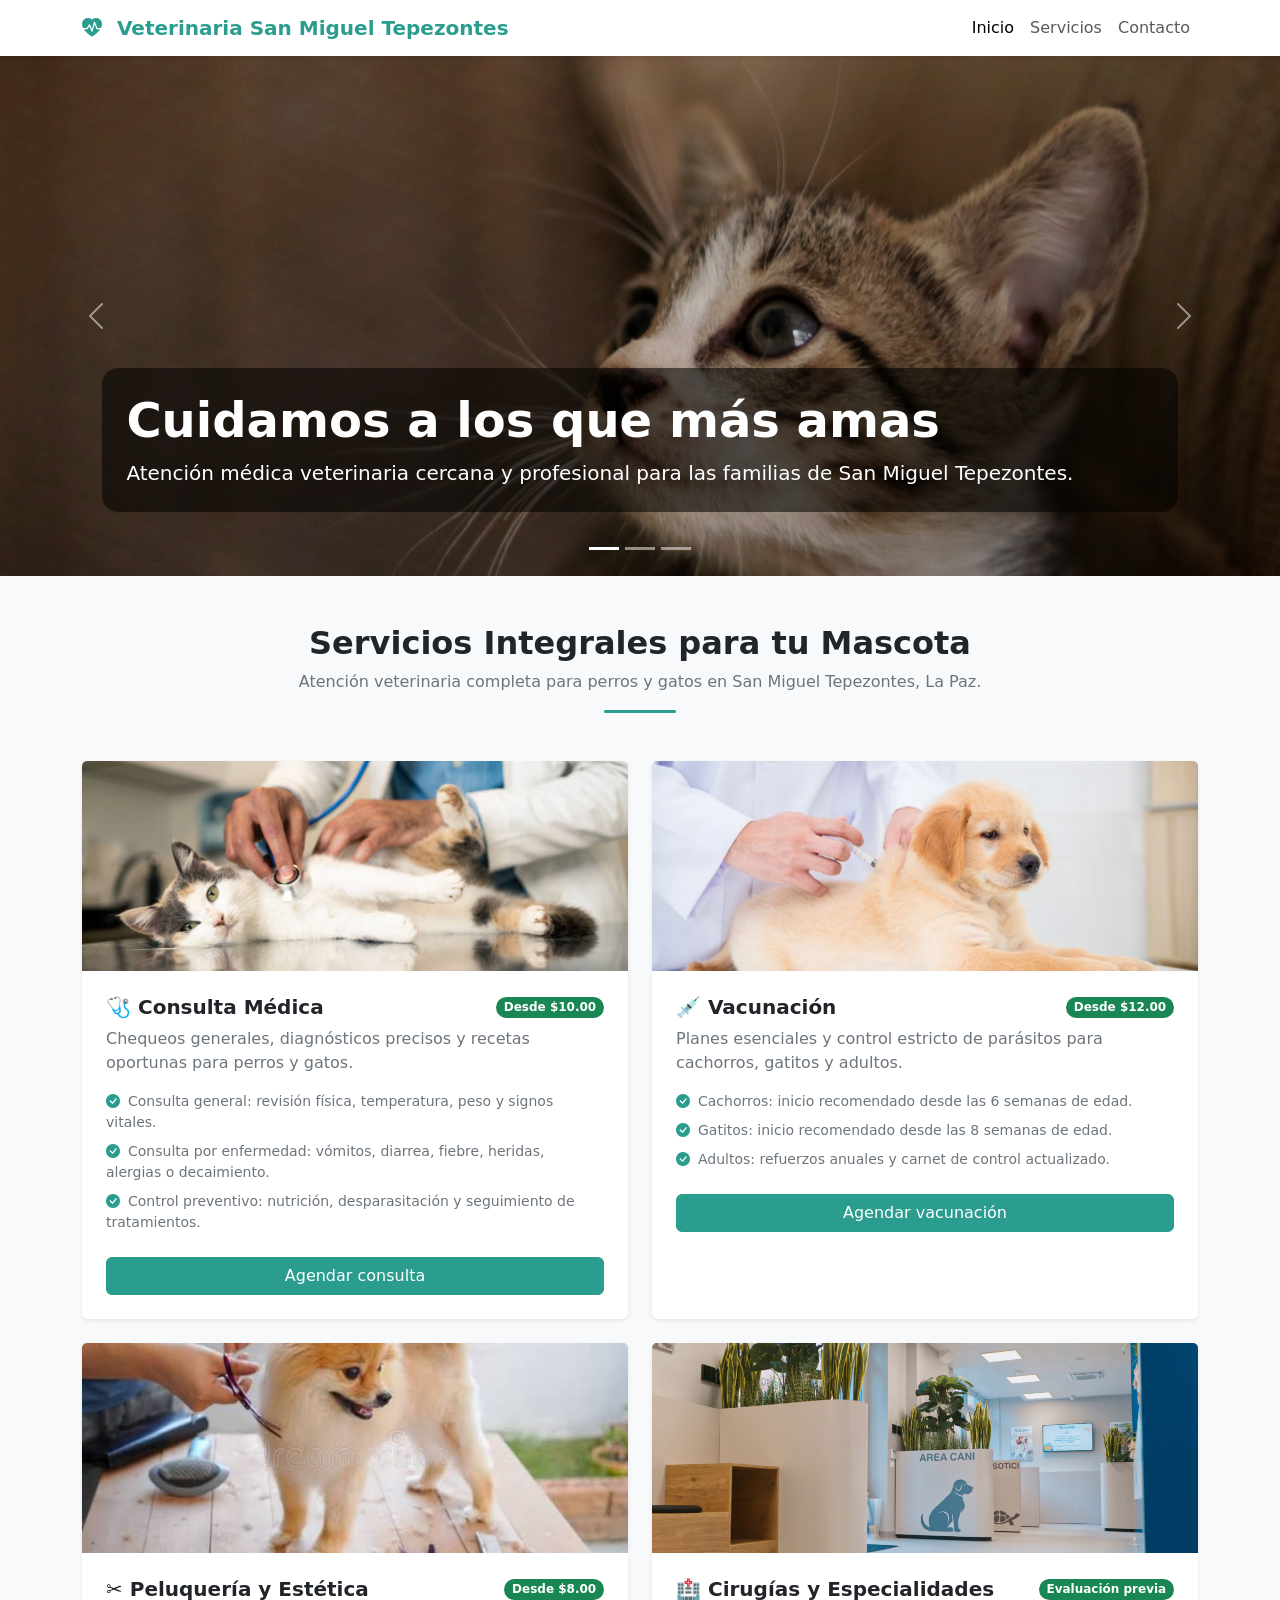
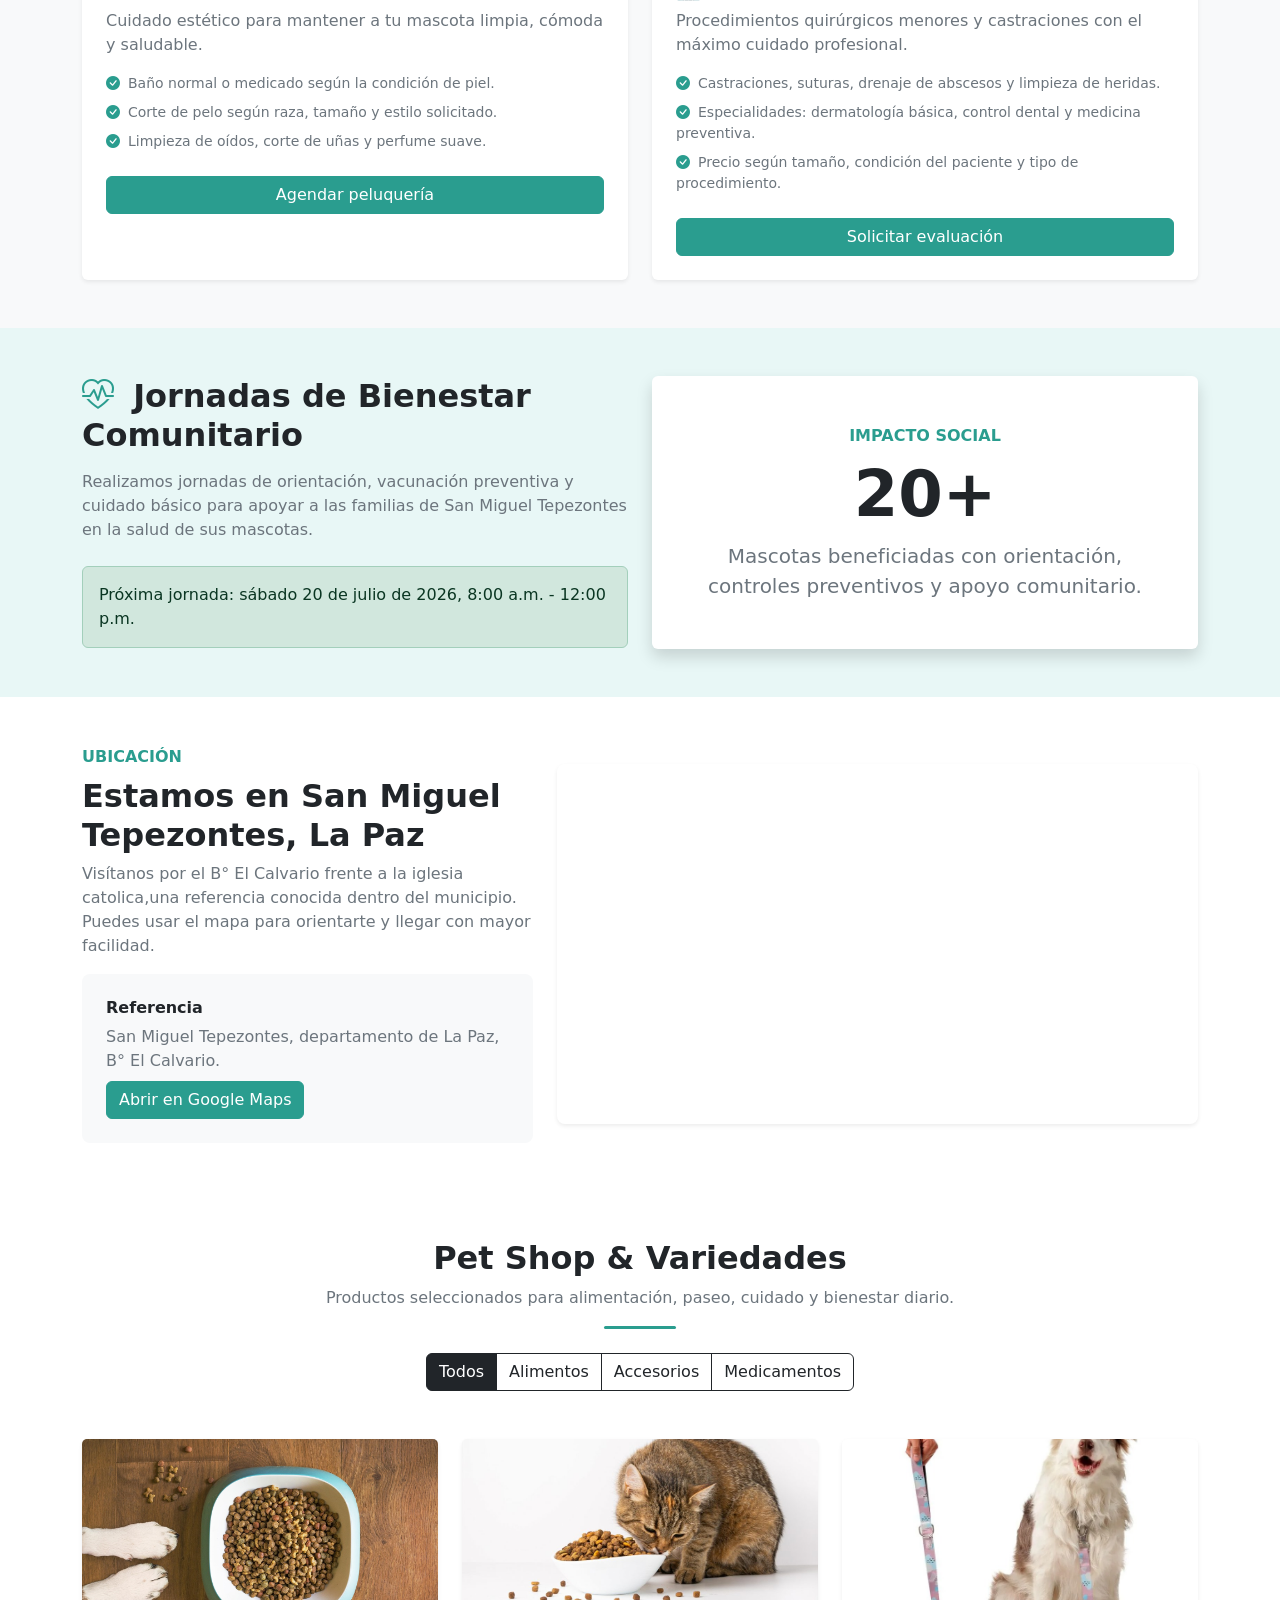
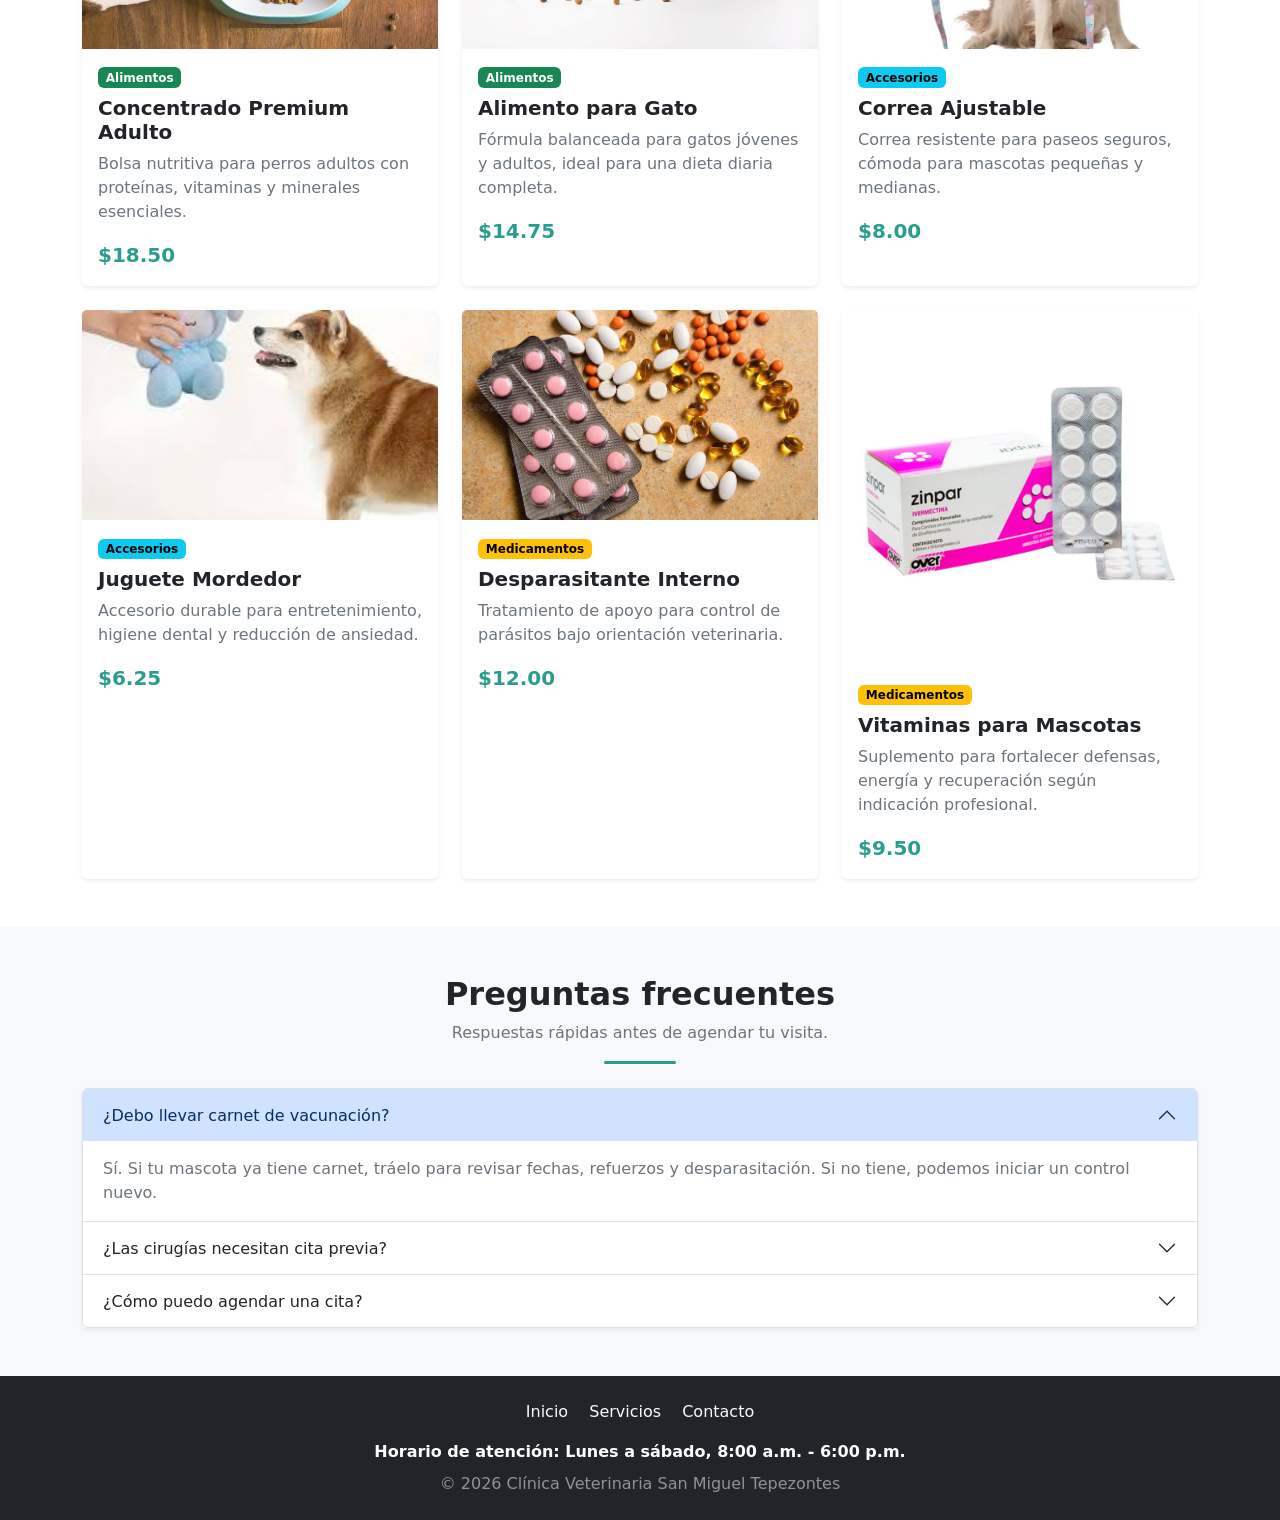
<file: index.html>
<!doctype html>
<html lang="es">
<head>
  <meta charset="utf-8">
  <meta name="viewport" content="width=device-width, initial-scale=1">
  <meta name="description" content="Clínica Veterinaria San Miguel Tepezontes: atención médica profesional, servicios veterinarios y cuidado integral para mascotas.">
  <title>Veterinaria San Miguel Tepezontes | Inicio</title>

  <!-- Bootstrap 5 CDN -->
  <link href="https://cdn.jsdelivr.net/npm/bootstrap@5.3.3/dist/css/bootstrap.min.css" rel="stylesheet">
  <link href="https://cdn.jsdelivr.net/npm/bootstrap-icons@1.11.3/font/bootstrap-icons.min.css" rel="stylesheet">
  <link href="style.css" rel="stylesheet">
</head>
<body>
  <!-- Inicio Navbar -->
  <nav class="navbar navbar-expand-lg bg-white sticky-top shadow-sm" aria-label="Navegación principal">
    <div class="container">
      <a class="navbar-brand fw-bold text-acento" href="index.html">
        <i class="bi bi-heart-pulse-fill me-2" aria-hidden="true"></i>
        Veterinaria San Miguel Tepezontes
      </a>

      <button class="navbar-toggler" type="button" data-bs-toggle="collapse" data-bs-target="#navbarPrincipal" aria-controls="navbarPrincipal" aria-expanded="false" aria-label="Abrir menú de navegación">
        <span class="navbar-toggler-icon"></span>
      </button>

      <div class="collapse navbar-collapse" id="navbarPrincipal">
        <ul class="navbar-nav ms-auto mb-2 mb-lg-0">
          <li class="nav-item">
            <a class="nav-link active" aria-current="page" href="index.html">Inicio</a>
          </li>
          <li class="nav-item">
            <a class="nav-link" href="servicios.html">Servicios</a>
          </li>
          <li class="nav-item">
            <a class="nav-link" href="contacto.html">Contacto</a>
          </li>
        </ul>
      </div>
    </div>
  </nav>
  <!-- Fin Navbar -->

  <main>
    <!-- Inicio Carousel Hero -->
    <section aria-label="Presentación principal">
      <div id="heroVeterinaria" class="carousel slide" data-bs-ride="carousel" data-bs-interval="5000">
        <div class="carousel-indicators">
          <button type="button" data-bs-target="#heroVeterinaria" data-bs-slide-to="0" class="active" aria-current="true" aria-label="Diapositiva 1"></button>
          <button type="button" data-bs-target="#heroVeterinaria" data-bs-slide-to="1" aria-label="Diapositiva 2"></button>
          <button type="button" data-bs-target="#heroVeterinaria" data-bs-slide-to="2" aria-label="Diapositiva 3"></button>
        </div>

        <div class="carousel-inner">
          <div class="carousel-item active">
           <img src="img/mascotas.jpg" class="d-block w-100" alt="Gato feliz al aire libre">
            <div class="carousel-caption text-start">
              <h1 class="display-5 fw-bold">Cuidamos a los que más amas</h1>
              <p class="lead mb-0">Atención médica veterinaria cercana y profesional para las familias de San Miguel Tepezontes.</p>
            </div>
          </div>

          <div class="carousel-item">
            <img src= "img/mascotas2.jpg"class="d-block w-100" alt="Perro y gato juntos en ambiente de clinica">
            <div class="carousel-caption text-start">
              <h2 class="display-5 fw-bold">Servicios Médicos Profesionales</h2>
              <p class="lead">Consulta, vacunación, cirugía y cuidado preventivo para cada etapa de vida.</p>
              <a class="btn btn-acento btn-lg" href="servicios.html">Conocer servicios</a>
            </div>
          </div>

          <div class="carousel-item">
            <img src="img/mascotas3.jpg"class="d-block w-100" alt="Perro atendido por veterinario en ambiente clinico">
            <div class="carousel-caption text-start">
              <h2 class="display-5 fw-bold">Agenda una visita</h2>
              <p class="lead">Reserva una cita para revisar la salud de tu mascota con atención cercana y profesional.</p>
              <a class="btn btn-acento btn-lg" href="contacto.html">Contactar clínica</a>
            </div>
          </div>
        </div>

        <button class="carousel-control-prev" type="button" data-bs-target="#heroVeterinaria" data-bs-slide="prev">
          <span class="carousel-control-prev-icon" aria-hidden="true"></span>
          <span class="visually-hidden">Anterior</span>
        </button>
        <button class="carousel-control-next" type="button" data-bs-target="#heroVeterinaria" data-bs-slide="next">
          <span class="carousel-control-next-icon" aria-hidden="true"></span>
          <span class="visually-hidden">Siguiente</span>
        </button>
      </div>
    </section>
    <!-- Fin Carousel Hero -->

    <!-- Inicio Servicios Principales -->
    <section class="py-5 bg-light">
      <div class="container">
        <div class="text-center mb-5">
          <h2 class="fw-bold">Servicios Integrales para tu Mascota</h2>
          <p class="text-secondary mb-0">Atención veterinaria completa para perros y gatos en San Miguel Tepezontes, La Paz.</p>
          <div class="section-divider"></div>
        </div>

        <div class="row g-4">
          <div class="col-12 col-md-6">
            <article class="card h-100 border-0 shadow-sm">
              <img src="img/consulta.jpg.jpeg" class="card-img-top service-img" alt="Veterinaria examinando a un gato durante consulta medica">
              <div class="card-body p-4">
                <div class="d-flex align-items-center justify-content-between gap-3 mb-2">
                  <h3 class="h5 fw-semibold mb-0">🩺 Consulta Médica</h3>
                  <span class="badge rounded-pill text-bg-success">Desde $10.00</span>
                </div>
                <p class="text-secondary">Chequeos generales, diagnósticos precisos y recetas oportunas para perros y gatos.</p>
                <ul class="list-unstyled small text-secondary mb-0">
                  <li class="mb-2"><i class="bi bi-check-circle-fill text-acento me-2"></i>Consulta general: revisión física, temperatura, peso y signos vitales.</li>
                  <li class="mb-2"><i class="bi bi-check-circle-fill text-acento me-2"></i>Consulta por enfermedad: vómitos, diarrea, fiebre, heridas, alergias o decaimiento.</li>
                  <li><i class="bi bi-check-circle-fill text-acento me-2"></i>Control preventivo: nutrición, desparasitación y seguimiento de tratamientos.</li>
                </ul>
                <button class="btn btn-acento w-100 mt-4" type="button" data-bs-toggle="modal" data-bs-target="#modalCita" data-service="Consulta Médica">Agendar consulta</button>
              </div>
            </article>
          </div>

          <div class="col-12 col-md-6">
            <article class="card h-100 border-0 shadow-sm">
              <img src="img/vacuna.jpg.jpeg" class="card-img-top service-img" alt="Aplicacion de vacuna con jeringa en ambiente medico">
              <div class="card-body p-4">
                <div class="d-flex align-items-center justify-content-between gap-3 mb-2">
                  <h3 class="h5 fw-semibold mb-0">💉 Vacunación</h3>
                  <span class="badge rounded-pill text-bg-success">Desde $12.00</span>
                </div>
                <p class="text-secondary">Planes esenciales y control estricto de parásitos para cachorros, gatitos y adultos.</p>
                <ul class="list-unstyled small text-secondary mb-0">
                  <li class="mb-2"><i class="bi bi-check-circle-fill text-acento me-2"></i>Cachorros: inicio recomendado desde las 6 semanas de edad.</li>
                  <li class="mb-2"><i class="bi bi-check-circle-fill text-acento me-2"></i>Gatitos: inicio recomendado desde las 8 semanas de edad.</li>
                  <li><i class="bi bi-check-circle-fill text-acento me-2"></i>Adultos: refuerzos anuales y carnet de control actualizado.</li>
                </ul>
                <button class="btn btn-acento w-100 mt-4" type="button" data-bs-toggle="modal" data-bs-target="#modalCita" data-service="Vacunación">Agendar vacunación</button>
              </div>
            </article>
          </div>

          <div class="col-12 col-md-6">
            <article class="card h-100 border-0 shadow-sm">
              <img src="img/peluqueria.jpg.jpeg" class="card-img-top service-img" alt="Perro pequeno durante servicio de peluqueria canina">
              <div class="card-body p-4">
                <div class="d-flex align-items-center justify-content-between gap-3 mb-2">
                  <h3 class="h5 fw-semibold mb-0">✂️ Peluquería y Estética</h3>
                  <span class="badge rounded-pill text-bg-success">Desde $8.00</span>
                </div>
                <p class="text-secondary">Cuidado estético para mantener a tu mascota limpia, cómoda y saludable.</p>
                <ul class="list-unstyled small text-secondary mb-0">
                  <li class="mb-2"><i class="bi bi-check-circle-fill text-acento me-2"></i>Baño normal o medicado según la condición de piel.</li>
                  <li class="mb-2"><i class="bi bi-check-circle-fill text-acento me-2"></i>Corte de pelo según raza, tamaño y estilo solicitado.</li>
                  <li><i class="bi bi-check-circle-fill text-acento me-2"></i>Limpieza de oídos, corte de uñas y perfume suave.</li>
                </ul>
                <button class="btn btn-acento w-100 mt-4" type="button" data-bs-toggle="modal" data-bs-target="#modalCita" data-service="Peluquería y Estética">Agendar peluquería</button>
              </div>
            </article>
          </div>

          <div class="col-12 col-md-6">
            <article class="card h-100 border-0 shadow-sm">
              <img src="img/fotocaninos.jpg.jpeg" class="card-img-top service-img" alt="Sala medica limpia preparada para procedimiento veterinario">
              <div class="card-body p-4">
                <div class="d-flex align-items-center justify-content-between gap-3 mb-2">
                  <h3 class="h5 fw-semibold mb-0">🏥 Cirugías y Especialidades</h3>
                  <span class="badge rounded-pill text-bg-success">Evaluación previa</span>
                </div>
                <p class="text-secondary">Procedimientos quirúrgicos menores y castraciones con el máximo cuidado profesional.</p>
                <ul class="list-unstyled small text-secondary mb-0">
                  <li class="mb-2"><i class="bi bi-check-circle-fill text-acento me-2"></i>Castraciones, suturas, drenaje de abscesos y limpieza de heridas.</li>
                  <li class="mb-2"><i class="bi bi-check-circle-fill text-acento me-2"></i>Especialidades: dermatología básica, control dental y medicina preventiva.</li>
                  <li><i class="bi bi-check-circle-fill text-acento me-2"></i>Precio según tamaño, condición del paciente y tipo de procedimiento.</li>
                </ul>
                <button class="btn btn-acento w-100 mt-4" type="button" data-bs-toggle="modal" data-bs-target="#modalCita" data-service="Cirugías y Especialidades">Solicitar evaluación</button>
              </div>
            </article>
          </div>
        </div>
      </div>
    </section>
    <!-- Fin Servicios Principales -->

    <!-- Inicio Jornadas de Bienestar Comunitario -->
    <section class="py-5 bg-accent-soft">
      <div class="container">
        <div class="row g-4 align-items-center">
          <div class="col-12 col-lg-6">
            <h2 class="fw-bold mb-3">
              <i class="bi bi-heart-pulse text-acento me-2" aria-hidden="true"></i>
              Jornadas de Bienestar Comunitario
            </h2>
            <p class="text-secondary mb-4">
              Realizamos jornadas de orientación, vacunación preventiva y cuidado básico para apoyar a las familias de San Miguel Tepezontes en la salud de sus mascotas.
            </p>
            <div class="alert alert-success mb-0" role="alert">
              Próxima jornada: sábado 20 de julio de 2026, 8:00 a.m. - 12:00 p.m.
            </div>
          </div>

          <div class="col-12 col-lg-6">
            <article class="card border-0 shadow">
              <div class="card-body text-center p-5">
                <p class="text-uppercase fw-semibold text-acento mb-2">Impacto social</p>
                <h1 class="display-3 fw-bold mb-2">20+</h1>
                <p class="lead text-secondary mb-0">Mascotas beneficiadas con orientación, controles preventivos y apoyo comunitario.</p>
              </div>
            </article>
          </div>
        </div>
      </div>
    </section>
    <!-- Fin Jornadas de Bienestar Comunitario -->

    <!-- Inicio Ubicación -->
    <section class="py-5 bg-white">
      <div class="container">
        <div class="row g-4 align-items-center">
          <div class="col-12 col-lg-5">
            <p class="text-uppercase fw-semibold text-acento mb-2">Ubicación</p>
            <h2 class="fw-bold">Estamos en San Miguel Tepezontes, La Paz</h2>
            <p class="text-secondary">
              Visítanos por el B° El Calvario frente a la iglesia catolica,una referencia conocida dentro del municipio. Puedes usar el mapa para orientarte y llegar con mayor facilidad.
            </p>
            <div class="p-4 bg-light rounded-3">
              <h3 class="h6 fw-semibold">Referencia</h3>
              <p class="mb-2 text-secondary">San Miguel Tepezontes, departamento de La Paz, B° El Calvario.</p>
              <a class="btn btn-acento" href="https://www.google.com/maps/search/?api=1&query=El+Calvario+San+Miguel+Tepezontes+La+Paz+El+Salvador" target="_blank" rel="noopener">Abrir en Google Maps</a>
            </div>
          </div>

          <div class="col-12 col-lg-7">
            <div class="ratio ratio-16x9 rounded-3 overflow-hidden shadow-sm">
              <iframe
                class="map-frame"
                src="https://www.google.com/maps?q=El%20Calvario%20San%20Miguel%20Tepezontes%20La%20Paz%20El%20Salvador&output=embed"
                title="Mapa de El Calvario, San Miguel Tepezontes, La Paz"
                loading="lazy"
                referrerpolicy="no-referrer-when-downgrade"
                allowfullscreen>
              </iframe>
            </div>
          </div>
        </div>
      </div>
    </section>
    <!-- Fin Ubicación -->

    <!-- Inicio Catálogo Pet Shop -->
    <section class="py-5 bg-white">
      <div class="container">
        <div class="text-center mb-4">
          <h2 class="fw-bold">Pet Shop &amp; Variedades</h2>
          <p class="text-secondary mb-0">Productos seleccionados para alimentación, paseo, cuidado y bienestar diario.</p>
          <div class="section-divider"></div>
        </div>

        <div class="d-flex justify-content-center mb-5">
          <div class="btn-group flex-wrap" role="group" aria-label="Filtros del catálogo de productos">
            <button type="button" class="btn btn-outline-dark active" data-category="todos">Todos</button>
            <button type="button" class="btn btn-outline-dark" data-category="alimentos">Alimentos</button>
            <button type="button" class="btn btn-outline-dark" data-category="accesorios">Accesorios</button>
            <button type="button" class="btn btn-outline-dark" data-category="medicamentos">Medicamentos</button>
          </div>
        </div>

        <div class="row g-4">
          <div class="col-12 col-md-6 col-lg-4 product-item" data-item="alimentos">
            <article class="card h-100 border-0 shadow-sm">
              <img src="img/comida.jpg.jpeg" class="card-img-top" alt="Alimento seco para perro en plato">
              <div class="card-body">
                <span class="badge text-bg-success mb-2">Alimentos</span>
                <h3 class="h5 fw-semibold">Concentrado Premium Adulto</h3>
                <p class="text-secondary">Bolsa nutritiva para perros adultos con proteínas, vitaminas y minerales esenciales.</p>
                <p class="fs-5 fw-bold text-acento mb-0">$18.50</p>
              </div>
            </article>
          </div>

          <div class="col-12 col-md-6 col-lg-4 product-item" data-item="alimentos">
            <article class="card h-100 border-0 shadow-sm">
              <img src="img/gatocomida.jpg.jpeg" class="card-img-top" alt="Gato junto a alimento para mascota">
              <div class="card-body">
                <span class="badge text-bg-success mb-2">Alimentos</span>
                <h3 class="h5 fw-semibold">Alimento para Gato</h3>
                <p class="text-secondary">Fórmula balanceada para gatos jóvenes y adultos, ideal para una dieta diaria completa.</p>
                <p class="fs-5 fw-bold text-acento mb-0">$14.75</p>
              </div>
            </article>
          </div>

          <div class="col-12 col-md-6 col-lg-4 product-item" data-item="accesorios">
            <article class="card h-100 border-0 shadow-sm">
              <img src="img/correaa.jpg.jpeg" class="card-img-top" alt="Perro usando correa durante paseo">
              <div class="card-body">
                <span class="badge text-bg-info mb-2">Accesorios</span>
                <h3 class="h5 fw-semibold">Correa Ajustable</h3>
                <p class="text-secondary">Correa resistente para paseos seguros, cómoda para mascotas pequeñas y medianas.</p>
                <p class="fs-5 fw-bold text-acento mb-0">$8.00</p>
              </div>
            </article>
          </div>

          <div class="col-12 col-md-6 col-lg-4 product-item" data-item="accesorios">
            <article class="card h-100 border-0 shadow-sm">
              <img src="img/juguetes.jpg.jpeg" class="card-img-top" alt="Perro jugando con accesorio y juguete">
              <div class="card-body">
                <span class="badge text-bg-info mb-2">Accesorios</span>
                <h3 class="h5 fw-semibold">Juguete Mordedor</h3>
                <p class="text-secondary">Accesorio durable para entretenimiento, higiene dental y reducción de ansiedad.</p>
                <p class="fs-5 fw-bold text-acento mb-0">$6.25</p>
              </div>
            </article>
          </div>

          <div class="col-12 col-md-6 col-lg-4 product-item" data-item="medicamentos">
            <article class="card h-100 border-0 shadow-sm">
              <img src="img/pastillas.jpg.jpeg" class="card-img-top" alt="Medicamentos y frascos de farmacia">
              <div class="card-body">
                <span class="badge text-bg-warning mb-2">Medicamentos</span>
                <h3 class="h5 fw-semibold">Desparasitante Interno</h3>
                <p class="text-secondary">Tratamiento de apoyo para control de parásitos bajo orientación veterinaria.</p>
                <p class="fs-5 fw-bold text-acento mb-0">$12.00</p>
              </div>
            </article>
          </div>

          <div class="col-12 col-md-6 col-lg-4 product-item" data-item="medicamentos">
            <article class="card h-100 border-0 shadow-sm">
              <img src="img/pastillas2.jpg.jpeg"card-img-top" alt="Cápsulas y productos medicinales">
              <div class="card-body">
                <span class="badge text-bg-warning mb-2">Medicamentos</span>
                <h3 class="h5 fw-semibold">Vitaminas para Mascotas</h3>
                <p class="text-secondary">Suplemento para fortalecer defensas, energía y recuperación según indicación profesional.</p>
                <p class="fs-5 fw-bold text-acento mb-0">$9.50</p>
              </div>
            </article>
          </div>
        </div>
      </div>
    </section>
    <!-- Fin Catálogo Pet Shop -->

    <!-- Inicio Preguntas Frecuentes -->
    <section class="py-5 bg-light">
      <div class="container">
        <div class="text-center mb-4">
          <h2 class="fw-bold">Preguntas frecuentes</h2>
          <p class="text-secondary mb-0">Respuestas rápidas antes de agendar tu visita.</p>
          <div class="section-divider"></div>
        </div>

        <div class="accordion shadow-sm" id="faqVeterinaria">
          <div class="accordion-item">
            <h3 class="accordion-header">
              <button class="accordion-button" type="button" data-bs-toggle="collapse" data-bs-target="#faqUno" aria-expanded="true" aria-controls="faqUno">
                ¿Debo llevar carnet de vacunación?
              </button>
            </h3>
            <div id="faqUno" class="accordion-collapse collapse show" data-bs-parent="#faqVeterinaria">
              <div class="accordion-body text-secondary">
                Sí. Si tu mascota ya tiene carnet, tráelo para revisar fechas, refuerzos y desparasitación. Si no tiene, podemos iniciar un control nuevo.
              </div>
            </div>
          </div>

          <div class="accordion-item">
            <h3 class="accordion-header">
              <button class="accordion-button collapsed" type="button" data-bs-toggle="collapse" data-bs-target="#faqDos" aria-expanded="false" aria-controls="faqDos">
                ¿Las cirugías necesitan cita previa?
              </button>
            </h3>
            <div id="faqDos" class="accordion-collapse collapse" data-bs-parent="#faqVeterinaria">
              <div class="accordion-body text-secondary">
                Sí. Primero realizamos una evaluación para revisar peso, edad, condición general y el tipo de procedimiento recomendado.
              </div>
            </div>
          </div>

          <div class="accordion-item">
            <h3 class="accordion-header">
              <button class="accordion-button collapsed" type="button" data-bs-toggle="collapse" data-bs-target="#faqTres" aria-expanded="false" aria-controls="faqTres">
                ¿Cómo puedo agendar una cita?
              </button>
            </h3>
            <div id="faqTres" class="accordion-collapse collapse" data-bs-parent="#faqVeterinaria">
              <div class="accordion-body text-secondary">
                Puedes usar los botones de agendar en los servicios o entrar a la página de contacto para enviar los datos de tu mascota.
              </div>
            </div>
          </div>
        </div>
      </div>
    </section>
    <!-- Fin Preguntas Frecuentes -->
  </main>

  <!-- Inicio Modal Cita Rápida -->
  <div class="modal fade" id="modalCita" tabindex="-1" aria-labelledby="modalCitaLabel" aria-hidden="true">
    <div class="modal-dialog modal-dialog-centered">
      <div class="modal-content border-0 shadow">
        <div class="modal-header">
          <h2 class="modal-title fs-5" id="modalCitaLabel">Agendar cita rápida</h2>
          <button type="button" class="btn-close" data-bs-dismiss="modal" aria-label="Cerrar"></button>
        </div>
        <form id="quickAppointmentForm">
          <div class="modal-body">
            <div class="mb-3">
              <label class="form-label" for="servicioSeleccionado">Servicio</label>
              <select class="form-select" id="servicioSeleccionado" required>
                <option>Consulta Médica</option>
                <option>Vacunación</option>
                <option>Peluquería y Estética</option>
                <option>Cirugías y Especialidades</option>
              </select>
            </div>
            <div class="mb-3">
              <label class="form-label" for="nombreCliente">Nombre del dueño</label>
              <input class="form-control" type="text" id="nombreCliente" required>
            </div>
            <div class="mb-3">
              <label class="form-label" for="mascotaCliente">Nombre de la mascota</label>
              <input class="form-control" type="text" id="mascotaCliente" required>
            </div>
            <div class="row g-3">
              <div class="col-12 col-sm-6">
                <label class="form-label" for="fechaCita">Fecha preferida</label>
                <input class="form-control" type="date" id="fechaCita" required>
              </div>
              <div class="col-12 col-sm-6">
                <label class="form-label" for="horaCita">Hora preferida</label>
                <input class="form-control" type="time" id="horaCita" required>
              </div>
            </div>
          </div>
          <div class="modal-footer">
            <button type="button" class="btn btn-outline-secondary" data-bs-dismiss="modal">Cancelar</button>
            <button type="submit" class="btn btn-acento">Enviar solicitud</button>
          </div>
        </form>
      </div>
    </div>
  </div>
  <!-- Fin Modal Cita Rápida -->

  <!-- Inicio Toast Interactivo -->
  <div class="toast-container position-fixed top-0 end-0 p-3">
    <div id="toastInteraccion" class="toast align-items-center text-bg-dark border-0" role="status" aria-live="polite" aria-atomic="true">
      <div class="d-flex">
        <div class="toast-body" id="toastMensaje">Acción realizada.</div>
        <button type="button" class="btn-close btn-close-white me-2 m-auto" data-bs-dismiss="toast" aria-label="Cerrar"></button>
      </div>
    </div>
  </div>
  <!-- Fin Toast Interactivo -->

  <!-- Inicio Footer -->
  <footer class="py-4 bg-dark text-white">
    <div class="container text-center">
      <nav class="mb-3" aria-label="Enlaces rápidos del pie de página">
        <a class="link-light text-decoration-none mx-2" href="index.html">Inicio</a>
        <a class="link-light text-decoration-none mx-2" href="servicios.html">Servicios</a>
        <a class="link-light text-decoration-none mx-2" href="contacto.html">Contacto</a>
      </nav>
      <p class="mb-2 fw-semibold">Horario de atención: Lunes a sábado, 8:00 a.m. - 6:00 p.m.</p>
      <p class="mb-0 text-white-50">&copy; 2026 Clínica Veterinaria San Miguel Tepezontes</p>
    </div>
  </footer>
  <!-- Fin Footer -->

  <!-- Bootstrap Bundle con Popper -->
  <script src="https://cdn.jsdelivr.net/npm/bootstrap@5.3.3/dist/js/bootstrap.bundle.min.js"></script>
  <script src="script.js"></script>
</body>
</html>
</file>
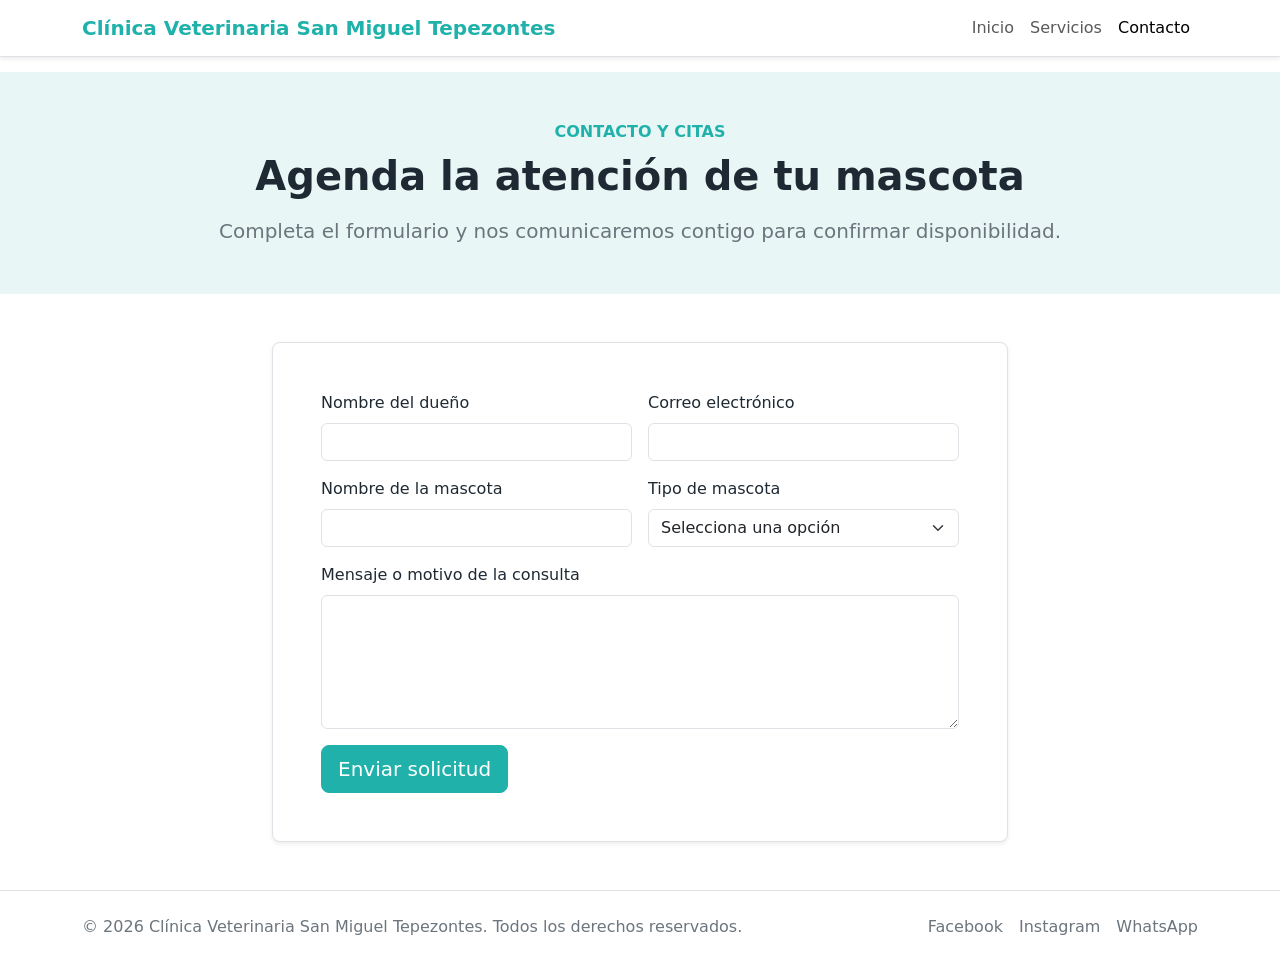
<file: contacto.html>
<!doctype html>
<html lang="es">
<head>
  <meta charset="utf-8">
  <meta name="viewport" content="width=device-width, initial-scale=1">
  <meta name="description" content="Agenda una cita en Clínica Veterinaria San Miguel Tepezontes.">
  <title>Clínica Veterinaria San Miguel Tepezontes | Contacto</title>
  <link href="https://cdn.jsdelivr.net/npm/bootstrap@5.3.3/dist/css/bootstrap.min.css" rel="stylesheet">
  <link href="style.css" rel="stylesheet">
</head>
<body class="page-fixed-nav">
  <nav class="navbar navbar-expand-lg navbar-light bg-white fixed-top border-bottom shadow-sm" aria-label="Navegación principal">
    <div class="container">
      <a class="navbar-brand fw-semibold text-accent" href="index.html">Clínica Veterinaria San Miguel Tepezontes</a>
      <button class="navbar-toggler" type="button" data-bs-toggle="collapse" data-bs-target="#navbarPrincipal" aria-controls="navbarPrincipal" aria-expanded="false" aria-label="Abrir navegación">
        <span class="navbar-toggler-icon"></span>
      </button>
      <div class="collapse navbar-collapse" id="navbarPrincipal">
        <ul class="navbar-nav ms-auto mb-2 mb-lg-0">
          <li class="nav-item">
            <a class="nav-link" href="index.html">Inicio</a>
          </li>
          <li class="nav-item">
            <a class="nav-link" href="servicios.html">Servicios</a>
          </li>
          <li class="nav-item">
            <a class="nav-link active" aria-current="page" href="contacto.html">Contacto</a>
          </li>
        </ul>
      </div>
    </div>
  </nav>

  <main>
    <section class="bg-accent-soft py-5">
      <div class="container text-center">
        <p class="text-uppercase fw-semibold text-accent mb-2">Contacto y citas</p>
        <h1 class="fw-bold mb-3">Agenda la atención de tu mascota</h1>
        <p class="lead text-secondary mb-0">Completa el formulario y nos comunicaremos contigo para confirmar disponibilidad.</p>
      </div>
    </section>

    <section class="py-5">
      <div class="container">
        <div class="row justify-content-center">
          <div class="col-12 col-lg-8">
            <div id="contactFormAlert" class="alert alert-success d-none" role="alert">
              Su formulario fue enviado correctamente. Nos comunicaremos pronto para confirmar la cita.
            </div>

            <form id="contactForm" class="p-4 p-md-5 border rounded-3 bg-white shadow-sm">
              <div class="row g-3">
                <div class="col-12 col-md-6">
                  <label class="form-label" for="nombreDueno">Nombre del dueño</label>
                  <input class="form-control" type="text" id="nombreDueno" name="nombreDueno" required>
                </div>

                <div class="col-12 col-md-6">
                  <label class="form-label" for="correo">Correo electrónico</label>
                  <input class="form-control" type="email" id="correo" name="correo" required>
                </div>

                <div class="col-12 col-md-6">
                  <label class="form-label" for="nombreMascota">Nombre de la mascota</label>
                  <input class="form-control" type="text" id="nombreMascota" name="nombreMascota" required>
                </div>

                <div class="col-12 col-md-6">
                  <label class="form-label" for="tipoMascota">Tipo de mascota</label>
                  <select class="form-select" id="tipoMascota" name="tipoMascota" required>
                    <option value="" selected disabled>Selecciona una opción</option>
                    <option value="perro">Perro</option>
                    <option value="gato">Gato</option>
                    <option value="otro">Otro</option>
                  </select>
                </div>

                <div class="col-12">
                  <label class="form-label" for="mensaje">Mensaje o motivo de la consulta</label>
                  <textarea class="form-control" id="mensaje" name="mensaje" rows="5" required></textarea>
                </div>

                <div class="col-12">
                  <button class="btn btn-accent btn-lg" type="submit">Enviar solicitud</button>
                </div>
              </div>
            </form>
          </div>
        </div>
      </div>
    </section>
  </main>

  <footer class="border-top bg-white py-4">
    <div class="container d-flex flex-column flex-md-row justify-content-between align-items-center gap-3">
      <p class="mb-0 text-secondary">&copy; 2026 Clínica Veterinaria San Miguel Tepezontes. Todos los derechos reservados.</p>
      <div class="d-flex gap-3">
        <a class="link-secondary text-decoration-none" href="#">Facebook</a>
        <a class="link-secondary text-decoration-none" href="#">Instagram</a>
        <a class="link-secondary text-decoration-none" href="#">WhatsApp</a>
      </div>
    </div>
  </footer>

  <script src="https://cdn.jsdelivr.net/npm/bootstrap@5.3.3/dist/js/bootstrap.bundle.min.js"></script>
  <script src="script.js"></script>
</body>
</html>
</file>
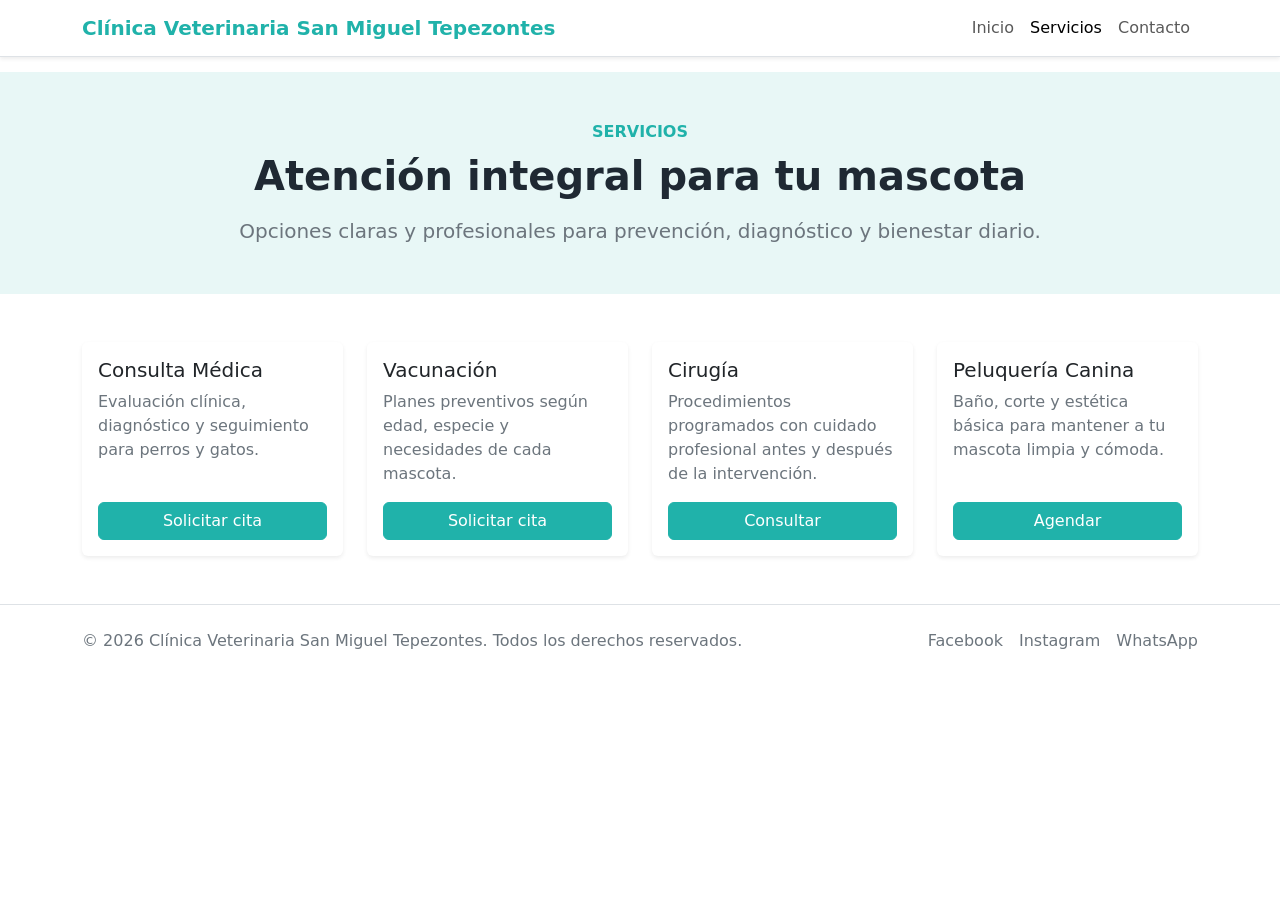
<file: servicios.html>
<!doctype html>
<html lang="es">
<head>
  <meta charset="utf-8">
  <meta name="viewport" content="width=device-width, initial-scale=1">
  <meta name="description" content="Servicios de la Clínica Veterinaria San Miguel Tepezontes: consulta, vacunación, cirugía y estética canina.">
  <title>Clínica Veterinaria San Miguel Tepezontes | Servicios</title>
  <link href="https://cdn.jsdelivr.net/npm/bootstrap@5.3.3/dist/css/bootstrap.min.css" rel="stylesheet">
  <link href="style.css" rel="stylesheet">
</head>
<body class="page-fixed-nav">
  <nav class="navbar navbar-expand-lg navbar-light bg-white fixed-top border-bottom shadow-sm" aria-label="Navegación principal">
    <div class="container">
      <a class="navbar-brand fw-semibold text-accent" href="index.html">Clínica Veterinaria San Miguel Tepezontes</a>
      <button class="navbar-toggler" type="button" data-bs-toggle="collapse" data-bs-target="#navbarPrincipal" aria-controls="navbarPrincipal" aria-expanded="false" aria-label="Abrir navegación">
        <span class="navbar-toggler-icon"></span>
      </button>
      <div class="collapse navbar-collapse" id="navbarPrincipal">
        <ul class="navbar-nav ms-auto mb-2 mb-lg-0">
          <li class="nav-item">
            <a class="nav-link" href="index.html">Inicio</a>
          </li>
          <li class="nav-item">
            <a class="nav-link active" aria-current="page" href="servicios.html">Servicios</a>
          </li>
          <li class="nav-item">
            <a class="nav-link" href="contacto.html">Contacto</a>
          </li>
        </ul>
      </div>
    </div>
  </nav>

  <main>
    <section class="bg-accent-soft py-5">
      <div class="container text-center">
        <p class="text-uppercase fw-semibold text-accent mb-2">Servicios</p>
        <h1 class="fw-bold mb-3">Atención integral para tu mascota</h1>
        <p class="lead text-secondary mb-0">Opciones claras y profesionales para prevención, diagnóstico y bienestar diario.</p>
      </div>
    </section>

    <section class="py-5">
      <div class="container">
        <div class="row g-4">
          <div class="col-12 col-md-6 col-lg-3">
            <article class="card h-100 border-0 shadow-sm">
              <div class="card-body d-flex flex-column">
                <h2 class="h5 card-title">Consulta Médica</h2>
                <p class="card-text text-secondary">Evaluación clínica, diagnóstico y seguimiento para perros y gatos.</p>
                <a class="btn btn-accent mt-auto" href="contacto.html">Solicitar cita</a>
              </div>
            </article>
          </div>

          <div class="col-12 col-md-6 col-lg-3">
            <article class="card h-100 border-0 shadow-sm">
              <div class="card-body d-flex flex-column">
                <h2 class="h5 card-title">Vacunación</h2>
                <p class="card-text text-secondary">Planes preventivos según edad, especie y necesidades de cada mascota.</p>
                <a class="btn btn-accent mt-auto" href="contacto.html">Solicitar cita</a>
              </div>
            </article>
          </div>

          <div class="col-12 col-md-6 col-lg-3">
            <article class="card h-100 border-0 shadow-sm">
              <div class="card-body d-flex flex-column">
                <h2 class="h5 card-title">Cirugía</h2>
                <p class="card-text text-secondary">Procedimientos programados con cuidado profesional antes y después de la intervención.</p>
                <a class="btn btn-accent mt-auto" href="contacto.html">Consultar</a>
              </div>
            </article>
          </div>

          <div class="col-12 col-md-6 col-lg-3">
            <article class="card h-100 border-0 shadow-sm">
              <div class="card-body d-flex flex-column">
                <h2 class="h5 card-title">Peluquería Canina</h2>
                <p class="card-text text-secondary">Baño, corte y estética básica para mantener a tu mascota limpia y cómoda.</p>
                <a class="btn btn-accent mt-auto" href="contacto.html">Agendar</a>
              </div>
            </article>
          </div>
        </div>
      </div>
    </section>
  </main>

  <footer class="border-top bg-white py-4">
    <div class="container d-flex flex-column flex-md-row justify-content-between align-items-center gap-3">
      <p class="mb-0 text-secondary">&copy; 2026 Clínica Veterinaria San Miguel Tepezontes. Todos los derechos reservados.</p>
      <div class="d-flex gap-3">
        <a class="link-secondary text-decoration-none" href="#">Facebook</a>
        <a class="link-secondary text-decoration-none" href="#">Instagram</a>
        <a class="link-secondary text-decoration-none" href="#">WhatsApp</a>
      </div>
    </div>
  </footer>

  <script src="https://cdn.jsdelivr.net/npm/bootstrap@5.3.3/dist/js/bootstrap.bundle.min.js"></script>
  <script src="script.js"></script>
</body>
</html>
</file>
<file: style.css>
:root {
  --color-acento: #2a9d8f;
  --color-claro: #f8f9fa;
  --color-texto: #212529;
  --accent: #20b2aa;
  --accent-soft: #e8f7f6;
}

body {
  color: var(--color-texto);
  background-color: #ffffff;
}

.page-fixed-nav {
  padding-top: 72px;
  color: #1f2933;
}

.text-acento {
  color: var(--color-acento);
}

.text-accent {
  color: var(--accent);
}

.bg-accent-soft {
  background-color: var(--accent-soft);
}

.btn-acento {
  --bs-btn-color: #ffffff;
  --bs-btn-bg: var(--color-acento);
  --bs-btn-border-color: var(--color-acento);
  --bs-btn-hover-color: #ffffff;
  --bs-btn-hover-bg: #23867a;
  --bs-btn-hover-border-color: #23867a;
}

.btn-accent {
  --bs-btn-color: #fff;
  --bs-btn-bg: var(--accent);
  --bs-btn-border-color: var(--accent);
  --bs-btn-hover-color: #fff;
  --bs-btn-hover-bg: #188f89;
  --bs-btn-hover-border-color: #188f89;
}

.carousel-item {
  min-height: 520px;
  background-color: #000000;
}

.carousel-item img {
  height: 520px;
  object-fit: cover;
  opacity: 0.78;
}

.carousel-caption {
  left: 8%;
  right: 8%;
  bottom: 4rem;
  padding: 1.5rem;
  border-radius: 1rem;
  background: rgba(0, 0, 0, 0.55);
}

.section-divider {
  width: 72px;
  height: 3px;
  margin: 1rem auto 0;
  background-color: var(--color-acento);
  border-radius: 999px;
}

.icon-circle {
  width: 64px;
  height: 64px;
  display: inline-flex;
  align-items: center;
  justify-content: center;
  border-radius: 50%;
  color: var(--color-acento);
  background-color: rgba(42, 157, 143, 0.12);
  font-size: 1.75rem;
}

.service-img,
.product-item .card-img-top {
  height: 210px;
  object-fit: cover;
}

.map-frame {
  min-height: 360px;
  border: 0;
}

@media (max-width: 767.98px) {
  .carousel-item,
  .carousel-item img {
    height: 560px;
  }

  .carousel-caption {
    bottom: 2.5rem;
    padding: 1rem;
  }

  .carousel-caption h1,
  .carousel-caption h2 {
    font-size: 1.7rem;
  }
}
</file>
